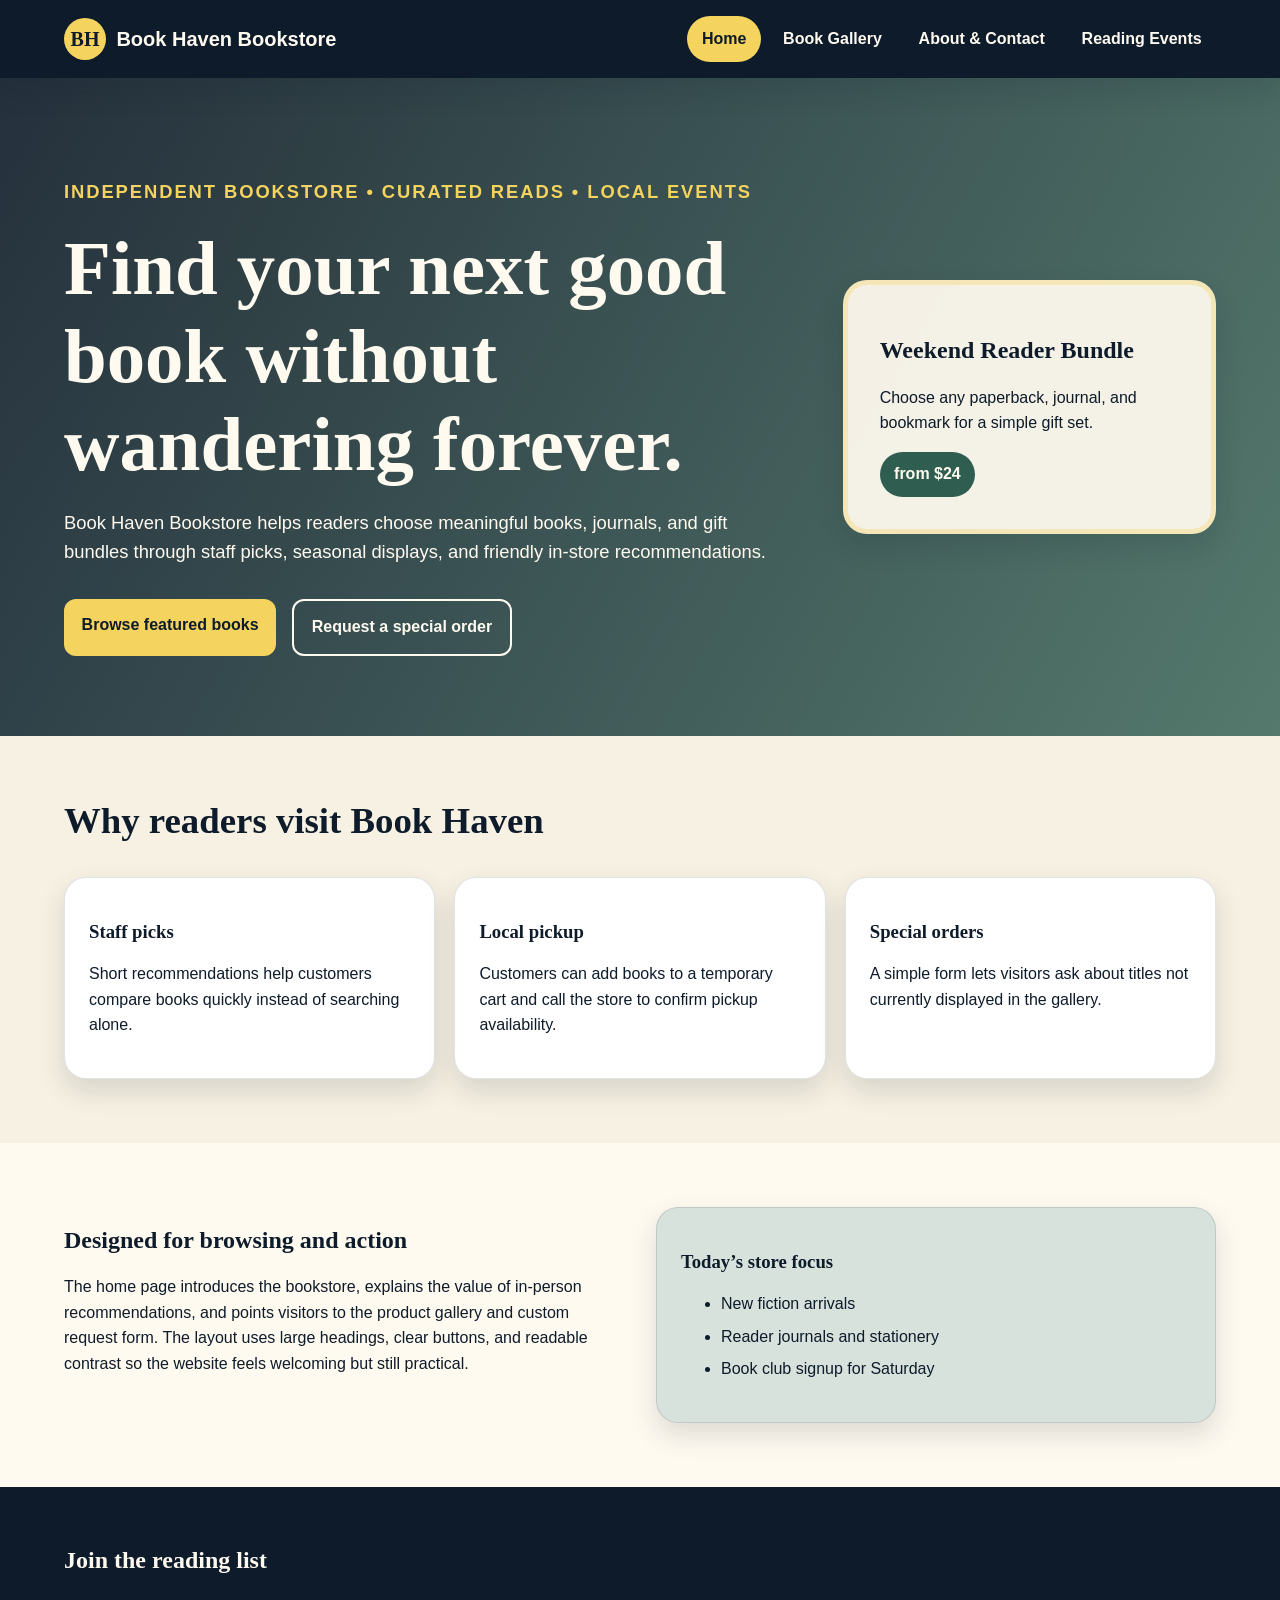
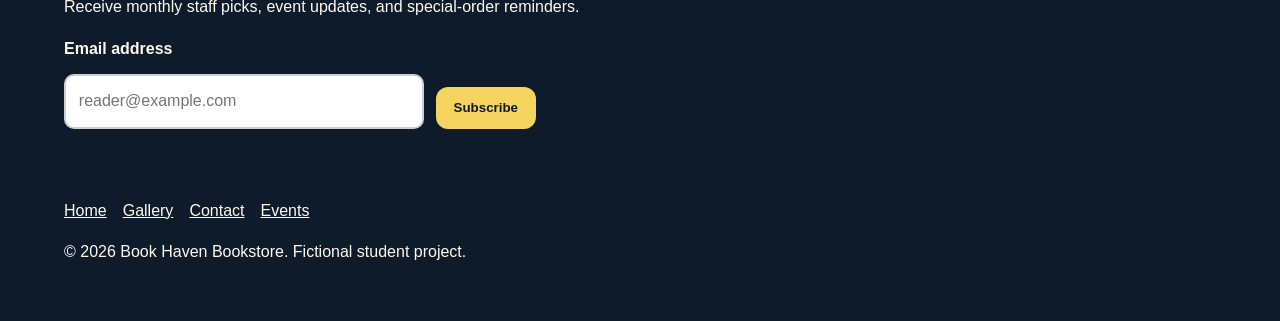
<file: index.html>
<!DOCTYPE html>
<html lang="en">
<head>
  <meta charset="UTF-8">
  <meta name="viewport" content="width=device-width, initial-scale=1.0">
  <meta name="description" content="Book Haven Bookstore student website project">
  <title>Home | Book Haven Bookstore</title>
  <link rel="stylesheet" href="style.css">
</head>
<body data-page="home">
  <a class="skip-link" href="#mainContent">Skip to main content</a>
  
<header class="site-header">
  <a class="brand" href="index.html" aria-label="Book Haven home">
    <span class="brand-mark" aria-hidden="true">BH</span>
    <span>Book Haven Bookstore</span>
  </a>
  <button class="menu-toggle" type="button" aria-expanded="false" aria-controls="mainNav">Menu</button>
  <nav id="mainNav" class="main-nav" aria-label="Primary navigation">
    <a href="index.html">Home</a>
    <a href="gallery.html">Book Gallery</a>
    <a href="about.html">About & Contact</a>
    <a href="events.html">Reading Events</a>
  </nav>
</header>

  <main id="mainContent">
    
<section class="hero library-hero">
  <div class="hero-copy">
    <p class="eyebrow">Independent bookstore • curated reads • local events</p>
    <h1>Find your next good book without wandering forever.</h1>
    <p>Book Haven Bookstore helps readers choose meaningful books, journals, and gift bundles through staff picks, seasonal displays, and friendly in-store recommendations.</p>
    <div class="hero-actions">
      <a class="btn primary" href="gallery.html">Browse featured books</a>
      <a class="btn secondary" href="about.html#requestForm">Request a special order</a>
    </div>
  </div>
  <aside class="hero-card" aria-label="Featured store offer">
    <h2>Weekend Reader Bundle</h2>
    <p>Choose any paperback, journal, and bookmark for a simple gift set.</p>
    <span class="price-badge">from $24</span>
  </aside>
</section>

<section class="content-grid three-card-section" aria-labelledby="homeHighlights">
  <h2 id="homeHighlights">Why readers visit Book Haven</h2>
  <article class="info-card"><h3>Staff picks</h3><p>Short recommendations help customers compare books quickly instead of searching alone.</p></article>
  <article class="info-card"><h3>Local pickup</h3><p>Customers can add books to a temporary cart and call the store to confirm pickup availability.</p></article>
  <article class="info-card"><h3>Special orders</h3><p>A simple form lets visitors ask about titles not currently displayed in the gallery.</p></article>
</section>

<section class="split-section">
  <div>
    <h2>Designed for browsing and action</h2>
    <p>The home page introduces the bookstore, explains the value of in-person recommendations, and points visitors to the product gallery and custom request form. The layout uses large headings, clear buttons, and readable contrast so the website feels welcoming but still practical.</p>
  </div>
  <div class="note-box">
    <h3>Today’s store focus</h3>
    <ul>
      <li>New fiction arrivals</li>
      <li>Reader journals and stationery</li>
      <li>Book club signup for Saturday</li>
    </ul>
  </div>
</section>

  </main>
  
<footer class="site-footer">
  <section class="footer-newsletter" aria-labelledby="newsletterHeading">
    <h2 id="newsletterHeading">Join the reading list</h2>
    <p>Receive monthly staff picks, event updates, and special-order reminders.</p>
    <form id="subscribeForm" class="inline-form" novalidate>
      <label for="subscribeEmail">Email address</label>
      <input id="subscribeEmail" name="subscribeEmail" type="email" placeholder="reader@example.com" required>
      <button type="submit">Subscribe</button>
    </form>
    <p id="subscribeMessage" class="form-message" aria-live="polite"></p>
  </section>
  <nav class="footer-links" aria-label="Footer navigation">
    <a href="index.html">Home</a>
    <a href="gallery.html">Gallery</a>
    <a href="about.html">Contact</a>
    <a href="events.html">Events</a>
  </nav>
  <p class="copyright">© 2026 Book Haven Bookstore. Fictional student project.</p>
</footer>
<script src="script.js"></script>

</body>
</html>
</file>
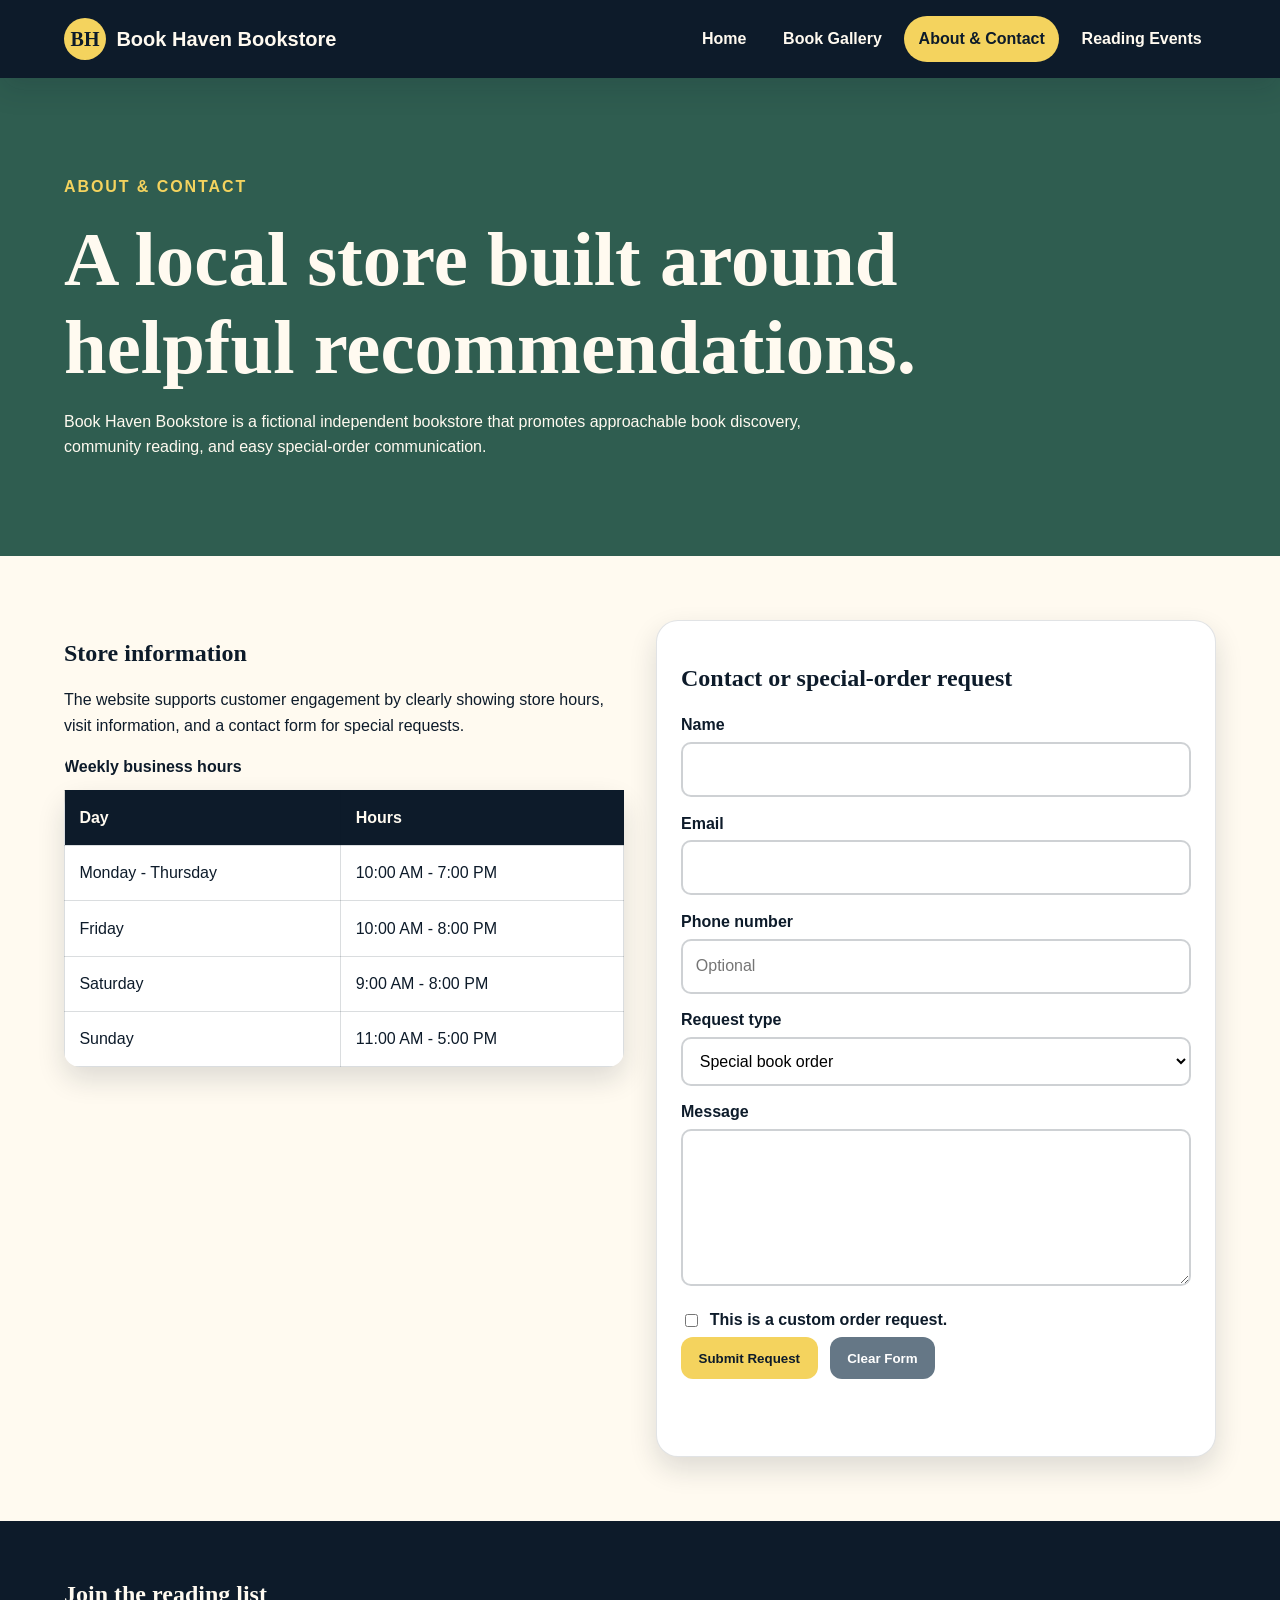
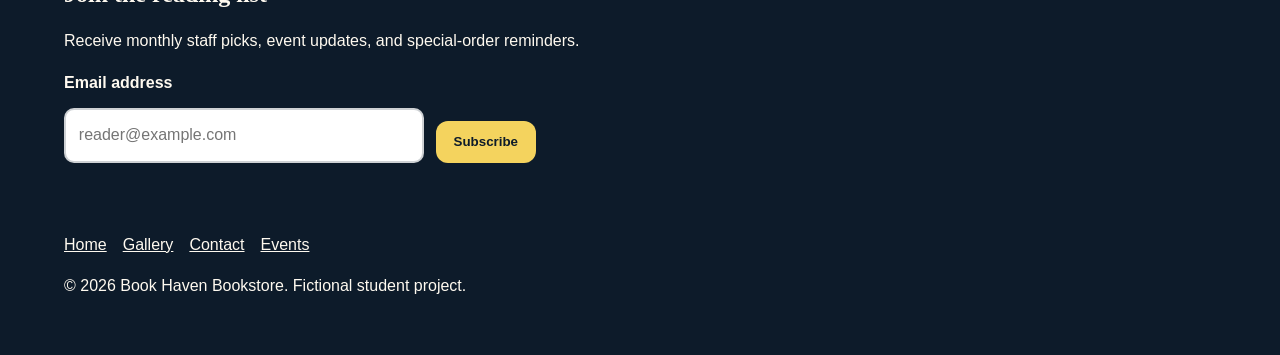
<file: about.html>
<!DOCTYPE html>
<html lang="en">
<head>
  <meta charset="UTF-8">
  <meta name="viewport" content="width=device-width, initial-scale=1.0">
  <meta name="description" content="Book Haven Bookstore student website project">
  <title>About & Contact | Book Haven Bookstore</title>
  <link rel="stylesheet" href="style.css">
</head>
<body data-page="about">
  <a class="skip-link" href="#mainContent">Skip to main content</a>
  
<header class="site-header">
  <a class="brand" href="index.html" aria-label="Book Haven home">
    <span class="brand-mark" aria-hidden="true">BH</span>
    <span>Book Haven Bookstore</span>
  </a>
  <button class="menu-toggle" type="button" aria-expanded="false" aria-controls="mainNav">Menu</button>
  <nav id="mainNav" class="main-nav" aria-label="Primary navigation">
    <a href="index.html">Home</a>
    <a href="gallery.html">Book Gallery</a>
    <a href="about.html">About & Contact</a>
    <a href="events.html">Reading Events</a>
  </nav>
</header>

  <main id="mainContent">
    
<section class="page-hero compact-hero">
  <p class="eyebrow">About & Contact</p>
  <h1>A local store built around helpful recommendations.</h1>
  <p>Book Haven Bookstore is a fictional independent bookstore that promotes approachable book discovery, community reading, and easy special-order communication.</p>
</section>
<section class="split-section">
  <div>
    <h2>Store information</h2>
    <p>The website supports customer engagement by clearly showing store hours, visit information, and a contact form for special requests.</p>
    <table class="hours-table">
      <caption>Weekly business hours</caption>
      <thead><tr><th scope="col">Day</th><th scope="col">Hours</th></tr></thead>
      <tbody>
        <tr><td>Monday - Thursday</td><td>10:00 AM - 7:00 PM</td></tr>
        <tr><td>Friday</td><td>10:00 AM - 8:00 PM</td></tr>
        <tr><td>Saturday</td><td>9:00 AM - 8:00 PM</td></tr>
        <tr><td>Sunday</td><td>11:00 AM - 5:00 PM</td></tr>
      </tbody>
    </table>
  </div>
  <form id="requestForm" class="panel-form" novalidate>
    <h2>Contact or special-order request</h2>
    <label for="customerName">Name</label>
    <input id="customerName" name="customerName" type="text" required>
    <label for="customerEmail">Email</label>
    <input id="customerEmail" name="customerEmail" type="email" required>
    <label for="phone">Phone number</label>
    <input id="phone" name="phone" type="tel" placeholder="Optional">
    <label for="requestType">Request type</label>
    <select id="requestType" name="requestType">
      <option>Special book order</option>
      <option>Event question</option>
      <option>General feedback</option>
    </select>
    <label for="requestDetails">Message</label>
    <textarea id="requestDetails" name="requestDetails" rows="5" required></textarea>
    <label class="checkbox-row"><input id="customOrder" type="checkbox" name="customOrder"> This is a custom order request.</label>
    <div class="form-buttons"><button type="submit">Submit Request</button><button type="reset" class="neutral-btn">Clear Form</button></div>
    <p id="requestMessage" class="form-message" aria-live="polite"></p>
  </form>
</section>

  </main>
  
<footer class="site-footer">
  <section class="footer-newsletter" aria-labelledby="newsletterHeading">
    <h2 id="newsletterHeading">Join the reading list</h2>
    <p>Receive monthly staff picks, event updates, and special-order reminders.</p>
    <form id="subscribeForm" class="inline-form" novalidate>
      <label for="subscribeEmail">Email address</label>
      <input id="subscribeEmail" name="subscribeEmail" type="email" placeholder="reader@example.com" required>
      <button type="submit">Subscribe</button>
    </form>
    <p id="subscribeMessage" class="form-message" aria-live="polite"></p>
  </section>
  <nav class="footer-links" aria-label="Footer navigation">
    <a href="index.html">Home</a>
    <a href="gallery.html">Gallery</a>
    <a href="about.html">Contact</a>
    <a href="events.html">Events</a>
  </nav>
  <p class="copyright">© 2026 Book Haven Bookstore. Fictional student project.</p>
</footer>
<script src="script.js"></script>

</body>
</html>
</file>
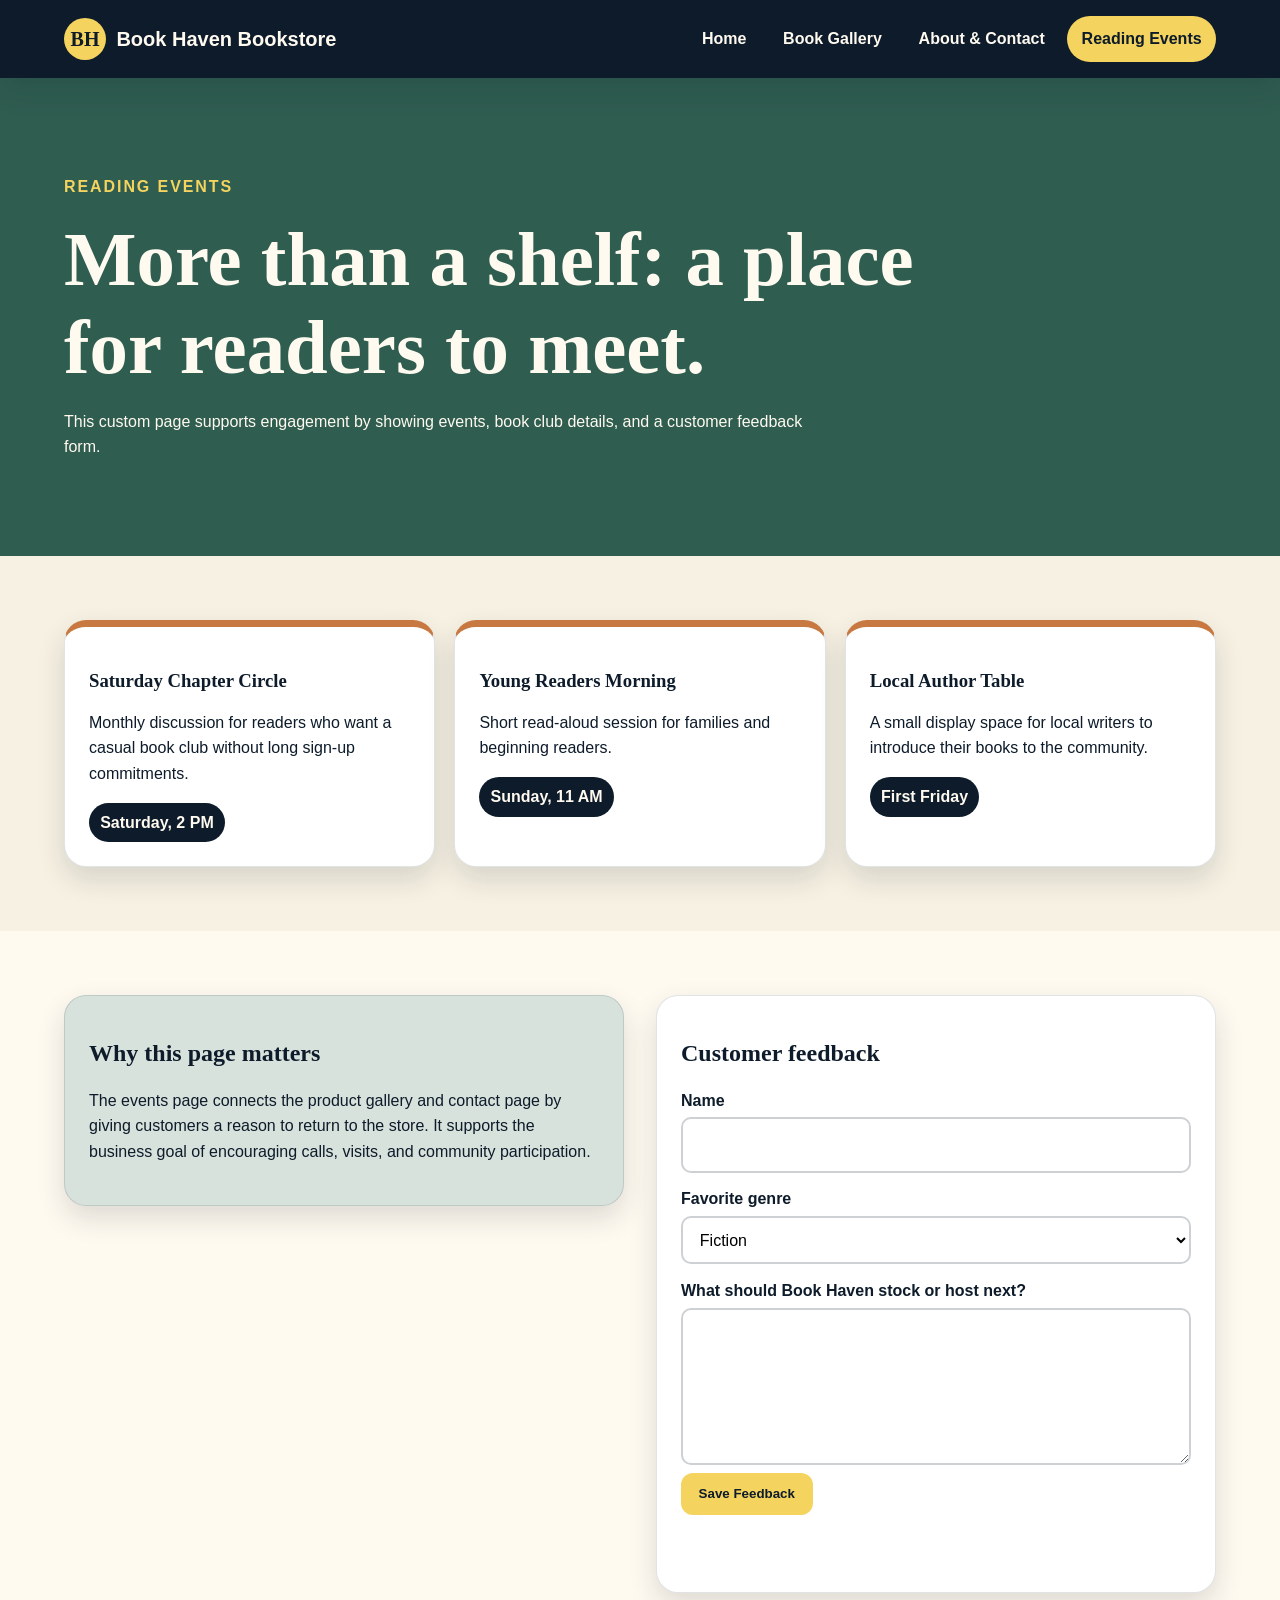
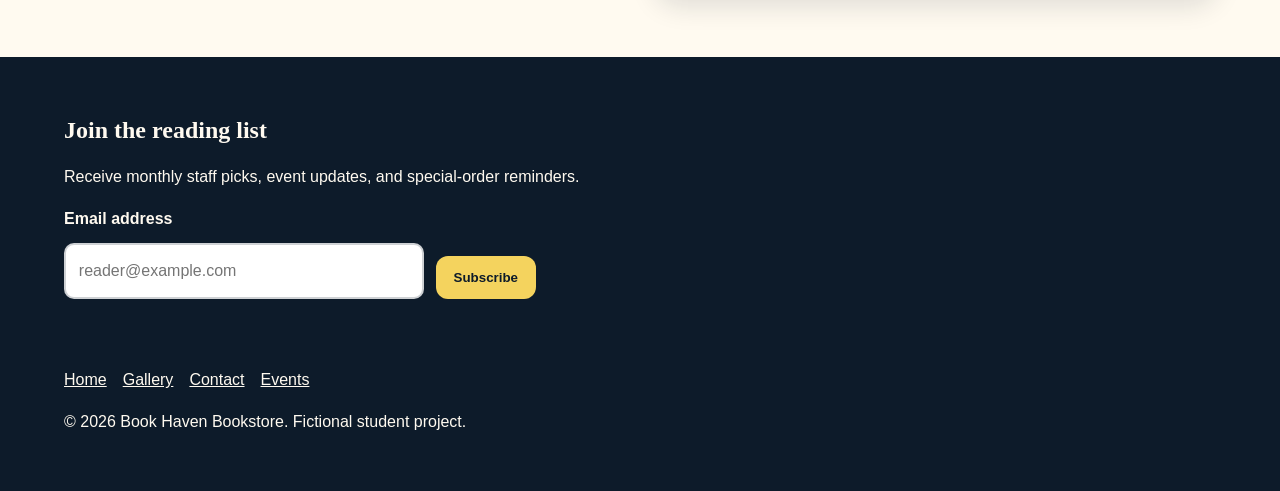
<file: events.html>
<!DOCTYPE html>
<html lang="en">
<head>
  <meta charset="UTF-8">
  <meta name="viewport" content="width=device-width, initial-scale=1.0">
  <meta name="description" content="Book Haven Bookstore student website project">
  <title>Reading Events | Book Haven Bookstore</title>
  <link rel="stylesheet" href="style.css">
</head>
<body data-page="events">
  <a class="skip-link" href="#mainContent">Skip to main content</a>
  
<header class="site-header">
  <a class="brand" href="index.html" aria-label="Book Haven home">
    <span class="brand-mark" aria-hidden="true">BH</span>
    <span>Book Haven Bookstore</span>
  </a>
  <button class="menu-toggle" type="button" aria-expanded="false" aria-controls="mainNav">Menu</button>
  <nav id="mainNav" class="main-nav" aria-label="Primary navigation">
    <a href="index.html">Home</a>
    <a href="gallery.html">Book Gallery</a>
    <a href="about.html">About & Contact</a>
    <a href="events.html">Reading Events</a>
  </nav>
</header>

  <main id="mainContent">
    
<section class="page-hero compact-hero">
  <p class="eyebrow">Reading Events</p>
  <h1>More than a shelf: a place for readers to meet.</h1>
  <p>This custom page supports engagement by showing events, book club details, and a customer feedback form.</p>
</section>
<section class="event-grid" aria-label="Store events">

<article class="event-card"><h3>Saturday Chapter Circle</h3><p>Monthly discussion for readers who want a casual book club without long sign-up commitments.</p><span>Saturday, 2 PM</span></article>
<article class="event-card"><h3>Young Readers Morning</h3><p>Short read-aloud session for families and beginning readers.</p><span>Sunday, 11 AM</span></article>
<article class="event-card"><h3>Local Author Table</h3><p>A small display space for local writers to introduce their books to the community.</p><span>First Friday</span></article>

</section>
<section class="split-section">
  <div class="note-box">
    <h2>Why this page matters</h2>
    <p>The events page connects the product gallery and contact page by giving customers a reason to return to the store. It supports the business goal of encouraging calls, visits, and community participation.</p>
  </div>
  <form id="feedbackForm" class="panel-form" novalidate>
    <h2>Customer feedback</h2>
    <label for="feedbackName">Name</label>
    <input id="feedbackName" name="feedbackName" type="text" required>
    <label for="favoriteGenre">Favorite genre</label>
    <select id="favoriteGenre" name="favoriteGenre">
      <option>Fiction</option>
      <option>Nonfiction</option>
      <option>Mystery</option>
      <option>Children's books</option>
      <option>Technology</option>
    </select>
    <label for="feedbackText">What should Book Haven stock or host next?</label>
    <textarea id="feedbackText" name="feedbackText" rows="5" required></textarea>
    <button type="submit">Save Feedback</button>
    <p id="feedbackMessage" class="form-message" aria-live="polite"></p>
  </form>
</section>

  </main>
  
<footer class="site-footer">
  <section class="footer-newsletter" aria-labelledby="newsletterHeading">
    <h2 id="newsletterHeading">Join the reading list</h2>
    <p>Receive monthly staff picks, event updates, and special-order reminders.</p>
    <form id="subscribeForm" class="inline-form" novalidate>
      <label for="subscribeEmail">Email address</label>
      <input id="subscribeEmail" name="subscribeEmail" type="email" placeholder="reader@example.com" required>
      <button type="submit">Subscribe</button>
    </form>
    <p id="subscribeMessage" class="form-message" aria-live="polite"></p>
  </section>
  <nav class="footer-links" aria-label="Footer navigation">
    <a href="index.html">Home</a>
    <a href="gallery.html">Gallery</a>
    <a href="about.html">Contact</a>
    <a href="events.html">Events</a>
  </nav>
  <p class="copyright">© 2026 Book Haven Bookstore. Fictional student project.</p>
</footer>
<script src="script.js"></script>

</body>
</html>
</file>
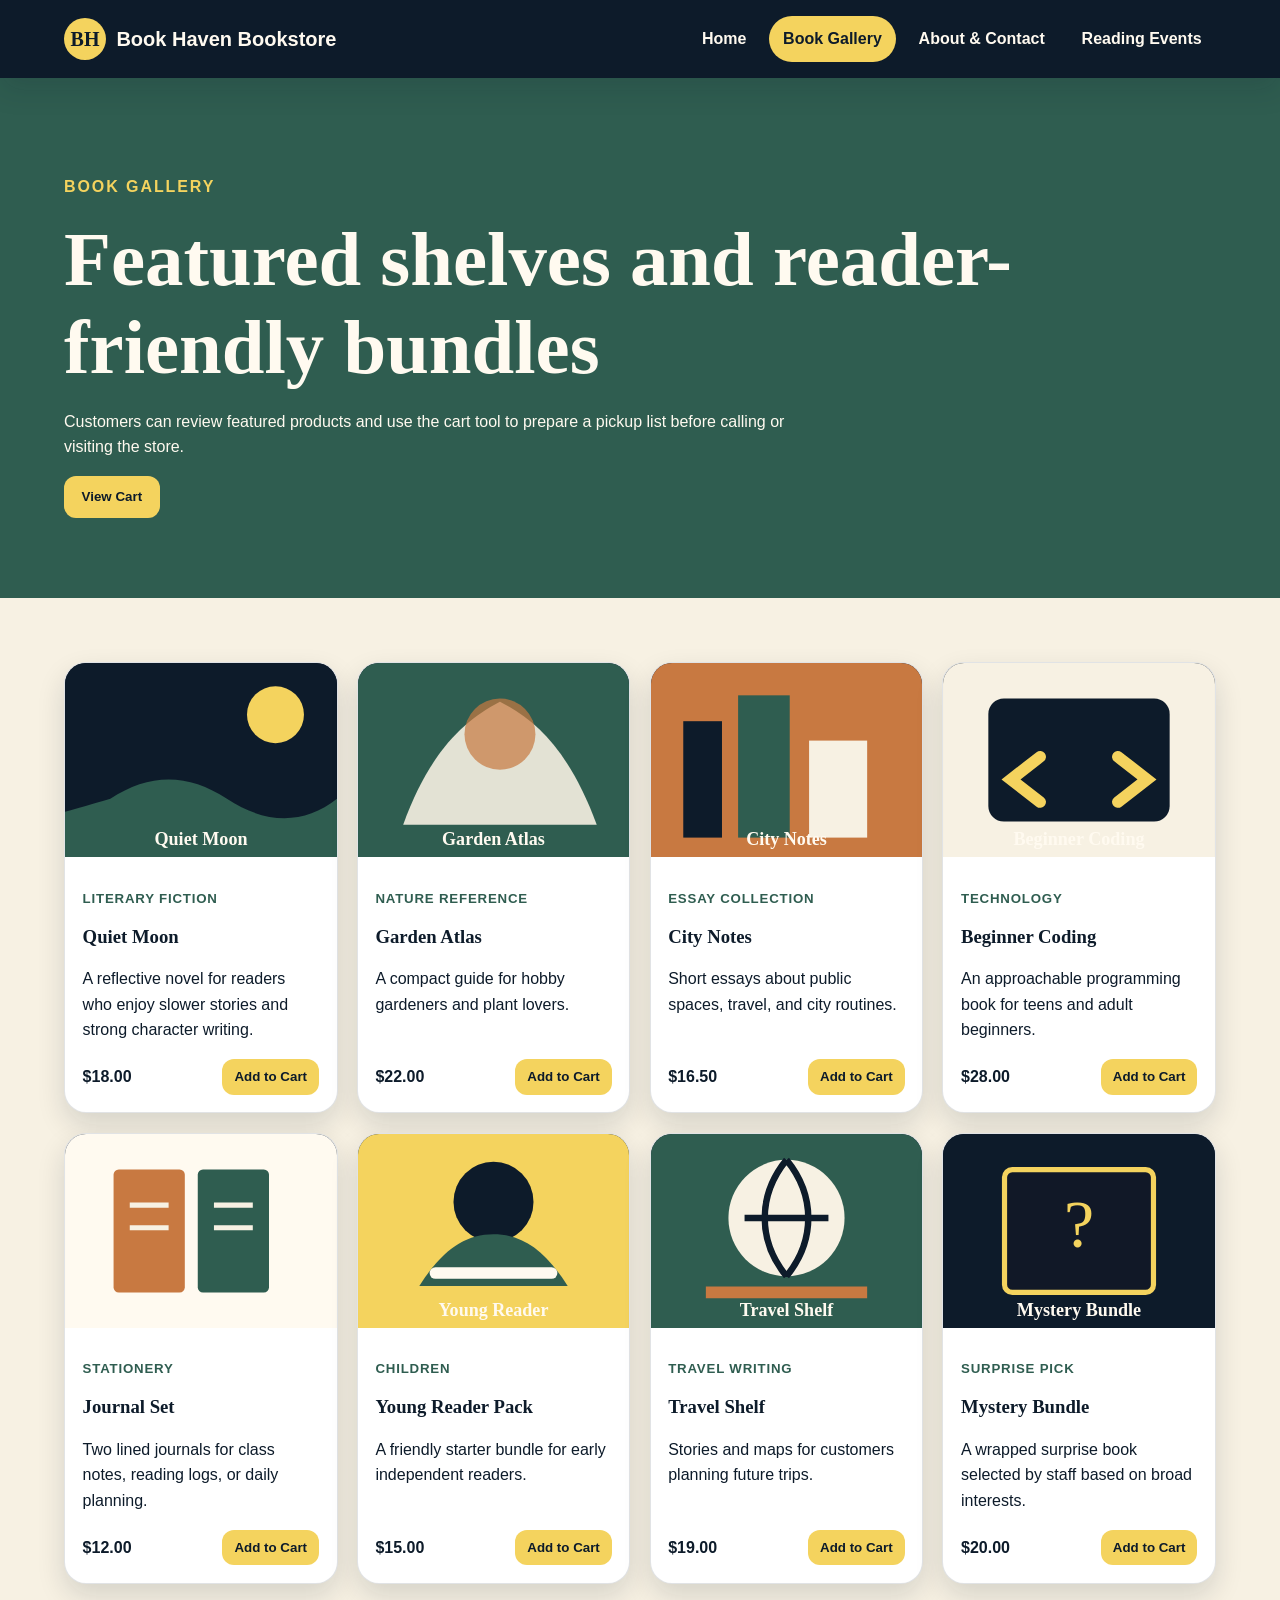
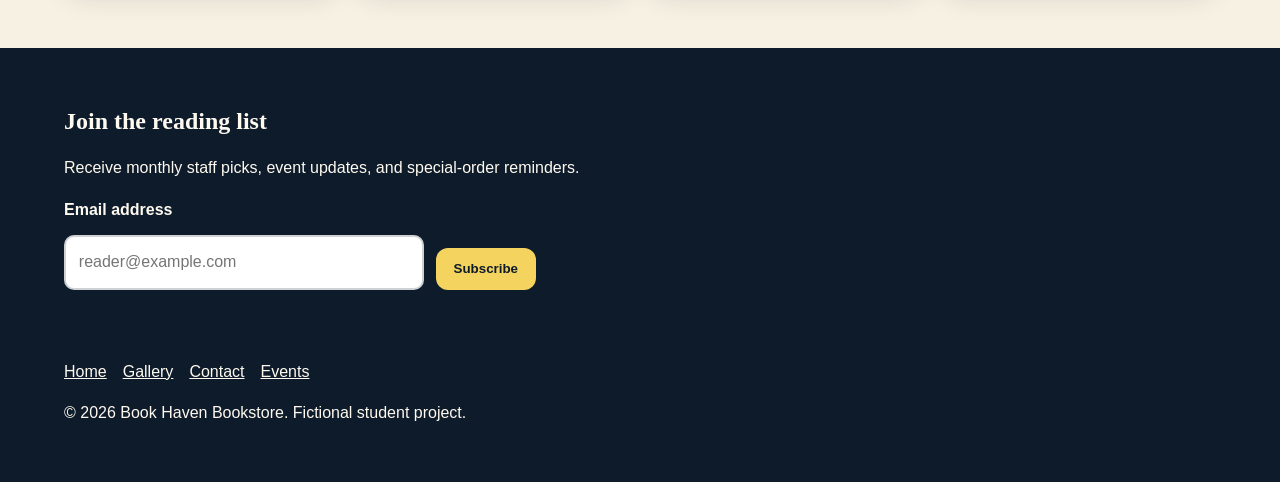
<file: gallery.html>
<!DOCTYPE html>
<html lang="en">
<head>
  <meta charset="UTF-8">
  <meta name="viewport" content="width=device-width, initial-scale=1.0">
  <meta name="description" content="Book Haven Bookstore student website project">
  <title>Book Gallery | Book Haven Bookstore</title>
  <link rel="stylesheet" href="style.css">
</head>
<body data-page="gallery">
  <a class="skip-link" href="#mainContent">Skip to main content</a>
  
<header class="site-header">
  <a class="brand" href="index.html" aria-label="Book Haven home">
    <span class="brand-mark" aria-hidden="true">BH</span>
    <span>Book Haven Bookstore</span>
  </a>
  <button class="menu-toggle" type="button" aria-expanded="false" aria-controls="mainNav">Menu</button>
  <nav id="mainNav" class="main-nav" aria-label="Primary navigation">
    <a href="index.html">Home</a>
    <a href="gallery.html">Book Gallery</a>
    <a href="about.html">About & Contact</a>
    <a href="events.html">Reading Events</a>
  </nav>
</header>

  <main id="mainContent">
    
<section class="page-hero compact-hero">
  <p class="eyebrow">Book Gallery</p>
  <h1>Featured shelves and reader-friendly bundles</h1>
  <p>Customers can review featured products and use the cart tool to prepare a pickup list before calling or visiting the store.</p>
  <button id="viewCartBtn" class="btn primary" type="button">View Cart</button>
</section>
<section class="product-grid" aria-label="Book and product gallery">

<article class="product-card">
  <img src="images/quiet-moon.svg" alt="Cover illustration for Quiet Moon">
  <div class="product-copy">
    <p class="tag">Literary fiction</p>
    <h3>Quiet Moon</h3>
    <p>A reflective novel for readers who enjoy slower stories and strong character writing.</p>
    <div class="product-footer"><strong>$18.00</strong><button class="add-cart" type="button" data-title="Quiet Moon" data-price="$18.00">Add to Cart</button></div>
  </div>
</article>

<article class="product-card">
  <img src="images/garden-atlas.svg" alt="Cover illustration for Garden Atlas">
  <div class="product-copy">
    <p class="tag">Nature reference</p>
    <h3>Garden Atlas</h3>
    <p>A compact guide for hobby gardeners and plant lovers.</p>
    <div class="product-footer"><strong>$22.00</strong><button class="add-cart" type="button" data-title="Garden Atlas" data-price="$22.00">Add to Cart</button></div>
  </div>
</article>

<article class="product-card">
  <img src="images/city-notes.svg" alt="Cover illustration for City Notes">
  <div class="product-copy">
    <p class="tag">Essay collection</p>
    <h3>City Notes</h3>
    <p>Short essays about public spaces, travel, and city routines.</p>
    <div class="product-footer"><strong>$16.50</strong><button class="add-cart" type="button" data-title="City Notes" data-price="$16.50">Add to Cart</button></div>
  </div>
</article>

<article class="product-card">
  <img src="images/beginner-coding.svg" alt="Cover illustration for Beginner Coding">
  <div class="product-copy">
    <p class="tag">Technology</p>
    <h3>Beginner Coding</h3>
    <p>An approachable programming book for teens and adult beginners.</p>
    <div class="product-footer"><strong>$28.00</strong><button class="add-cart" type="button" data-title="Beginner Coding" data-price="$28.00">Add to Cart</button></div>
  </div>
</article>

<article class="product-card">
  <img src="images/journal-set.svg" alt="Cover illustration for Journal Set">
  <div class="product-copy">
    <p class="tag">Stationery</p>
    <h3>Journal Set</h3>
    <p>Two lined journals for class notes, reading logs, or daily planning.</p>
    <div class="product-footer"><strong>$12.00</strong><button class="add-cart" type="button" data-title="Journal Set" data-price="$12.00">Add to Cart</button></div>
  </div>
</article>

<article class="product-card">
  <img src="images/young-reader.svg" alt="Cover illustration for Young Reader Pack">
  <div class="product-copy">
    <p class="tag">Children</p>
    <h3>Young Reader Pack</h3>
    <p>A friendly starter bundle for early independent readers.</p>
    <div class="product-footer"><strong>$15.00</strong><button class="add-cart" type="button" data-title="Young Reader Pack" data-price="$15.00">Add to Cart</button></div>
  </div>
</article>

<article class="product-card">
  <img src="images/travel-shelf.svg" alt="Cover illustration for Travel Shelf">
  <div class="product-copy">
    <p class="tag">Travel writing</p>
    <h3>Travel Shelf</h3>
    <p>Stories and maps for customers planning future trips.</p>
    <div class="product-footer"><strong>$19.00</strong><button class="add-cart" type="button" data-title="Travel Shelf" data-price="$19.00">Add to Cart</button></div>
  </div>
</article>

<article class="product-card">
  <img src="images/mystery-bundle.svg" alt="Cover illustration for Mystery Bundle">
  <div class="product-copy">
    <p class="tag">Surprise pick</p>
    <h3>Mystery Bundle</h3>
    <p>A wrapped surprise book selected by staff based on broad interests.</p>
    <div class="product-footer"><strong>$20.00</strong><button class="add-cart" type="button" data-title="Mystery Bundle" data-price="$20.00">Add to Cart</button></div>
  </div>
</article>
</section>
<section id="cartModal" class="cart-modal" aria-labelledby="cartTitle" aria-hidden="true">
  <div class="cart-panel" role="dialog" aria-modal="true">
    <button id="closeCartBtn" class="close-btn" type="button" aria-label="Close cart">×</button>
    <h2 id="cartTitle">Shopping Cart</h2>
    <p class="muted">Items in this cart are saved with sessionStorage for this browsing session.</p>
    <ul id="cartList" class="cart-list"></ul>
    <p id="cartEmpty" class="form-message">Your cart is empty.</p>
    <div class="cart-actions">
      <button id="clearCartBtn" type="button">Clear Cart</button>
      <button id="processOrderBtn" type="button">Process Order</button>
    </div>
  </div>
</section>

  </main>
  
<footer class="site-footer">
  <section class="footer-newsletter" aria-labelledby="newsletterHeading">
    <h2 id="newsletterHeading">Join the reading list</h2>
    <p>Receive monthly staff picks, event updates, and special-order reminders.</p>
    <form id="subscribeForm" class="inline-form" novalidate>
      <label for="subscribeEmail">Email address</label>
      <input id="subscribeEmail" name="subscribeEmail" type="email" placeholder="reader@example.com" required>
      <button type="submit">Subscribe</button>
    </form>
    <p id="subscribeMessage" class="form-message" aria-live="polite"></p>
  </section>
  <nav class="footer-links" aria-label="Footer navigation">
    <a href="index.html">Home</a>
    <a href="gallery.html">Gallery</a>
    <a href="about.html">Contact</a>
    <a href="events.html">Events</a>
  </nav>
  <p class="copyright">© 2026 Book Haven Bookstore. Fictional student project.</p>
</footer>
<script src="script.js"></script>

</body>
</html>
</file>
<file: style.css>
:root {
  --ink: #0d1b2a;
  --paper: #fffaf0;
  --parchment: #f7f1e3;
  --sage: #2f5d50;
  --copper: #c87941;
  --gold: #f4d35e;
  --soft-blue: #d8e2dc;
  --shadow: 0 12px 28px rgba(13, 27, 42, 0.14);
}
* { box-sizing: border-box; }
body {
  margin: 0;
  font-family: Arial, Helvetica, sans-serif;
  color: var(--ink);
  background: var(--paper);
  line-height: 1.6;
}
h1, h2, h3 { font-family: Georgia, 'Times New Roman', serif; line-height: 1.15; }
a { color: inherit; }
.skip-link {
  position: absolute; left: -999px; top: auto; width: 1px; height: 1px; overflow: hidden;
}
.skip-link:focus { left: 1rem; top: 1rem; width: auto; height: auto; padding: .6rem; background: var(--gold); z-index: 1000; }
.site-header {
  display: flex; align-items: center; justify-content: space-between; gap: 1rem;
  padding: 1rem 5%; background: var(--ink); color: var(--paper); position: sticky; top: 0; z-index: 100;
  box-shadow: var(--shadow);
}
.brand { display: flex; align-items: center; gap: .65rem; text-decoration: none; font-weight: 800; font-size: 1.25rem; }
.brand-mark { display: inline-grid; place-items: center; width: 42px; height: 42px; border-radius: 50%; background: var(--gold); color: var(--ink); font-family: Georgia, serif; }
.main-nav { display: flex; align-items: center; gap: .5rem; }
.main-nav a { text-decoration: none; padding: .65rem .9rem; border-radius: 999px; font-weight: 700; }
.main-nav a:hover, .main-nav a.active { background: var(--gold); color: var(--ink); }
.menu-toggle { display: none; background: var(--gold); color: var(--ink); border: 0; border-radius: 999px; padding: .65rem .9rem; font-weight: 800; }
.hero, .page-hero { padding: 5rem 5%; }
.library-hero {
  min-height: 620px; display: grid; grid-template-columns: minmax(0, 1.6fr) minmax(260px, .8fr); align-items: center; gap: 2rem;
  background:
    linear-gradient(120deg, rgba(13,27,42,.9), rgba(47,93,80,.82)),
    radial-gradient(circle at 20% 20%, rgba(244,211,94,.2), transparent 35%);
  color: var(--paper);
}
.hero-copy h1, .compact-hero h1 { font-size: clamp(2.3rem, 6vw, 4.8rem); margin: .5rem 0 1rem; max-width: 950px; }
.hero-copy p { max-width: 720px; font-size: 1.15rem; }
.eyebrow { text-transform: uppercase; letter-spacing: .12rem; font-weight: 800; color: var(--gold); }
.hero-actions { display: flex; gap: 1rem; flex-wrap: wrap; margin-top: 2rem; }
.btn, button { cursor: pointer; border: none; border-radius: 12px; padding: .85rem 1.1rem; font-weight: 800; text-decoration: none; display: inline-block; }
.primary, button[type='submit'], .add-cart { background: var(--gold); color: var(--ink); }
.secondary { background: transparent; color: var(--paper); border: 2px solid var(--paper); }
.btn:hover, button:hover { filter: brightness(.94); transform: translateY(-1px); }
.hero-card { background: rgba(255,250,240,.94); color: var(--ink); border-radius: 24px; padding: 2rem; box-shadow: var(--shadow); border: 5px solid rgba(244,211,94,.35); }
.price-badge { display: inline-block; background: var(--sage); color: var(--paper); padding: .6rem .9rem; border-radius: 999px; font-weight: 800; }
.content-grid, .split-section, .product-grid, .event-grid { padding: 4rem 5%; }
.three-card-section { background: var(--parchment); }
.three-card-section h2 { grid-column: 1 / -1; font-size: 2.3rem; margin: 0 0 1rem; }
.content-grid { display: grid; grid-template-columns: repeat(3, 1fr); gap: 1.2rem; }
.info-card, .product-card, .event-card, .note-box, .panel-form { background: #fff; border: 1px solid rgba(13, 27, 42, .12); border-radius: 22px; padding: 1.5rem; box-shadow: var(--shadow); }
.split-section { display: grid; grid-template-columns: 1fr 1fr; gap: 2rem; align-items: start; }
.note-box { background: var(--soft-blue); }
.note-box li { margin-bottom: .45rem; }
.compact-hero { background: var(--sage); color: var(--paper); }
.compact-hero p { max-width: 760px; }
.product-grid { display: grid; grid-template-columns: repeat(4, minmax(0, 1fr)); gap: 1.2rem; background: var(--parchment); }
.product-card { overflow: hidden; padding: 0; display: flex; flex-direction: column; }
.product-card img { width: 100%; aspect-ratio: 1.4 / 1; object-fit: cover; background: var(--ink); }
.product-copy { padding: 1.1rem; display: flex; flex-direction: column; height: 100%; }
.product-copy h3 { margin: .2rem 0; }
.tag { color: var(--sage); font-weight: 800; text-transform: uppercase; letter-spacing: .05rem; font-size: .83rem; }
.product-footer { display: flex; align-items: center; justify-content: space-between; gap: .8rem; margin-top: auto; }
.add-cart { padding: .65rem .75rem; }
.cart-modal { display: none; position: fixed; inset: 0; background: rgba(13,27,42,.72); padding: 5rem 1rem; z-index: 1000; }
.cart-modal.visible { display: block; }
.cart-panel { background: var(--paper); color: var(--ink); max-width: 560px; margin: 0 auto; border-radius: 24px; padding: 2rem; box-shadow: var(--shadow); position: relative; }
.close-btn { position: absolute; top: .8rem; right: .8rem; width: 38px; height: 38px; border-radius: 50%; background: var(--ink); color: var(--paper); padding: 0; }
.cart-list { padding-left: 1.2rem; }
.cart-actions { display: flex; gap: .75rem; flex-wrap: wrap; }
.cart-actions button:first-child, .neutral-btn { background: #657786; color: #fff; }
.hours-table { width: 100%; border-collapse: collapse; background: #fff; box-shadow: var(--shadow); border-radius: 16px; overflow: hidden; }
.hours-table caption { font-weight: 800; margin-bottom: .6rem; text-align: left; }
.hours-table th, .hours-table td { border: 1px solid rgba(13, 27, 42, .15); padding: .9rem; text-align: left; }
.hours-table th { background: var(--ink); color: var(--paper); }
.panel-form label { display: block; font-weight: 800; margin: .85rem 0 .25rem; }
.panel-form input, .panel-form select, .panel-form textarea, .inline-form input {
  width: 100%; border: 2px solid rgba(13,27,42,.2); border-radius: 10px; padding: .8rem; font: inherit; background: #fff;
}
.panel-form input:focus, .panel-form textarea:focus, .panel-form select:focus, .inline-form input:focus { outline: 3px solid rgba(244,211,94,.65); border-color: var(--ink); }
.checkbox-row { display: flex !important; align-items: center; gap: .55rem; }
.checkbox-row input { width: auto; }
.form-buttons, .inline-form { display: flex; gap: .75rem; align-items: end; flex-wrap: wrap; }
.inline-form label { flex-basis: 100%; font-weight: 800; }
.inline-form input { max-width: 360px; }
.form-message { font-weight: 800; color: var(--sage); min-height: 1.3rem; }
.event-grid { display: grid; grid-template-columns: repeat(3, 1fr); gap: 1.2rem; background: var(--parchment); }
.event-card { border-top: 7px solid var(--copper); }
.event-card span { display: inline-block; background: var(--ink); color: var(--paper); padding: .45rem .7rem; border-radius: 999px; font-weight: 800; }
.site-footer { background: var(--ink); color: var(--paper); padding: 2.5rem 5%; }
.footer-newsletter { max-width: 820px; }
.footer-links { display: flex; gap: 1rem; flex-wrap: wrap; margin: 2rem 0 1rem; }
.footer-links a:hover { color: var(--gold); }
.muted { color: #59616d; }
@media (max-width: 900px) {
  .site-header { align-items: flex-start; }
  .menu-toggle { display: block; }
  .main-nav { display: none; position: absolute; top: 75px; left: 0; right: 0; flex-direction: column; align-items: stretch; background: var(--ink); padding: 1rem 5%; }
  .main-nav.open { display: flex; }
  .main-nav a { border: 1px solid rgba(255,255,255,.18); }
  .library-hero, .split-section, .content-grid, .event-grid { grid-template-columns: 1fr; }
  .product-grid { grid-template-columns: repeat(2, 1fr); }
}
@media (max-width: 560px) {
  .hero, .page-hero, .content-grid, .split-section, .product-grid, .event-grid { padding: 2.5rem 1rem; }
  .product-grid { grid-template-columns: 1fr; }
  .hero-actions, .form-buttons, .cart-actions, .inline-form { flex-direction: column; align-items: stretch; }
  .inline-form input { max-width: none; }
  .brand span:last-child { font-size: 1rem; }
}
</file>
